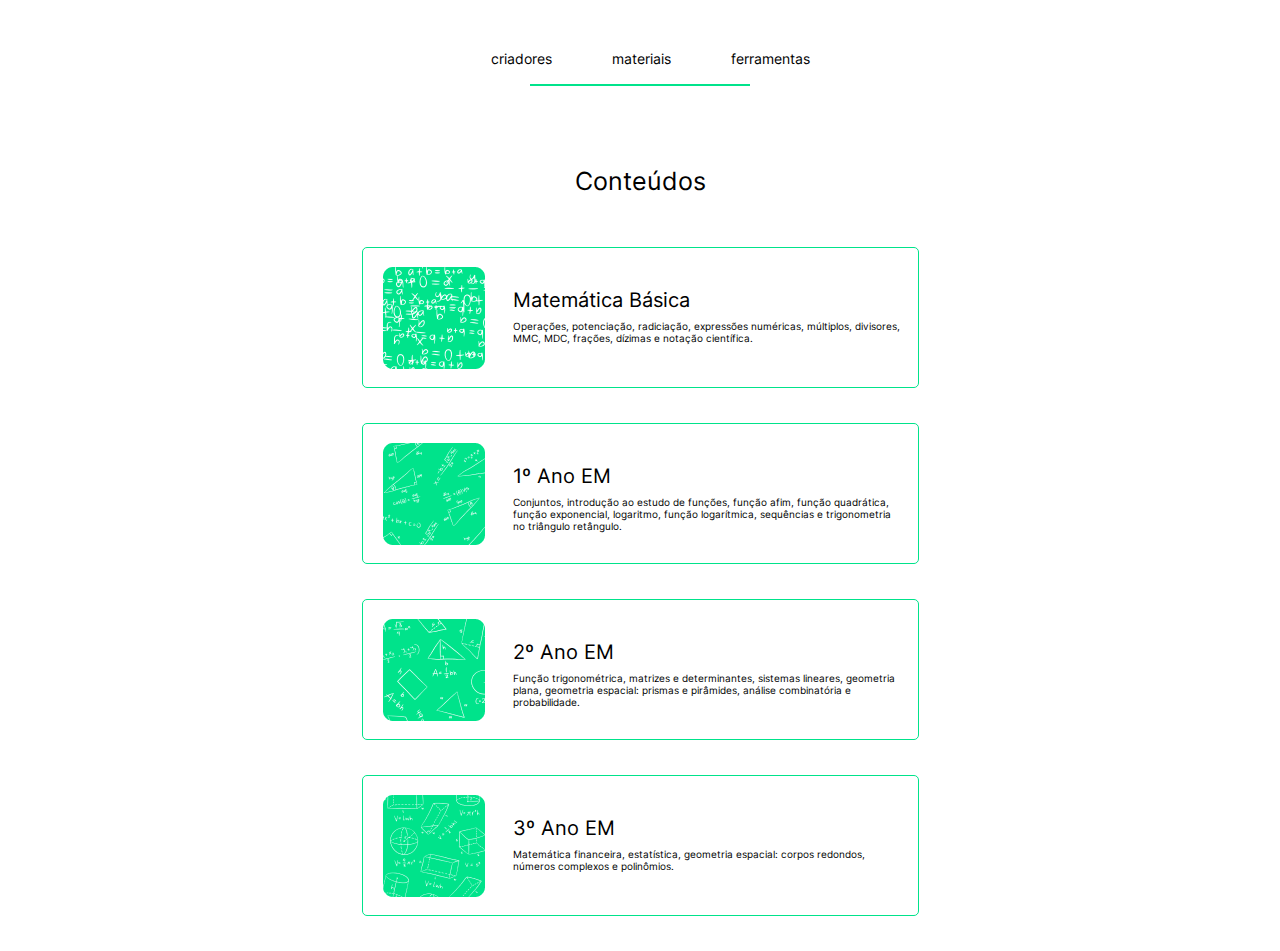
<file: index.html>
<!DOCTYPE html>
<html>

    <head>
        <link rel="stylesheet" href="style.css">
        <meta name="viewport" content="width=device-width, initial-scale=1.0">
        <title>
            Complica
        </title>
    </head>

    <body>
        <ul class="lista">

            <li class="item">
                <a class="text"
                    href="criadores.html">criadores</a>
            </li>

            <li class="item">
                <a class="text"
                    href="materiais.html">materiais</a>
            </li>

            <li class="item">
                <a class="text"
                    href="ferramentas.html">ferramentas</a>
            </li>

        </ul>

        <div class="line"> </div>

        <div class="div_principal">
            <p class="conteudo"> Conteúdos </p>

            <!-- Matemática Básica-->
            <div class="divlink" onclick="window.location='matBasica.html';">
                <img src="images/1.png" class="imagem">
                <div class="info">
                    <p class="info_title">
                        Matemática Básica
                    </p>
                    <p class="info_subtitle">
                        Operações, potenciação, radiciação, expressões
                        numéricas, múltiplos, divisores,
                        MMC, MDC, frações, dízimas e notação científica.
                    </p>
                </div>
            </div>

            <!-- 1º Ano EM-->
            <div class="divlink" onclick="window.location='1EM.html';">
                <img src="images/2.png" class="imagem">
                <div class="info">
                    <p class="info_title">
                        1º Ano EM
                    </p>
                    <p class="info_subtitle">
                        Conjuntos, introdução ao estudo de funções, função afim,
                        função quadrática,<br>função exponencial, logaritmo, função
                        logarítmica, sequências e trigonometria<br>no triângulo
                        retângulo.
                    </p>
                </div>
            </div>

            <!-- 2º Ano EM-->
            <div class="divlink" onclick="window.location='2EM.html';">
                <img src="images/3.png" class="imagem">
                <div class="info">
                    <p class="info_title">
                        2º Ano EM
                    </p>
                    <p class="info_subtitle">
                        Função trigonométrica, matrizes e determinantes,
                        sistemas lineares, geometria<br>plana, geometria espacial: prismas e pirâmides, análise
                        combinatória e<br>probabilidade.
                    </p>
                </div>
            </div>

            <!-- 3º Ano EM-->
            <div class="divlink" onclick="window.location='3EM.html';">
                <img src="images/4.png" class="imagem">
                <div class="info">
                    <p class="info_title">
                        3º Ano EM
                    </p>
                    <p class="info_subtitle">
                        Matemática financeira, estatística, geometria espacial:
                        corpos redondos,<br>números complexos e polinômios.
                    </p>
                </div>
            </div>
        </div>
    </body>
</html>
</file>
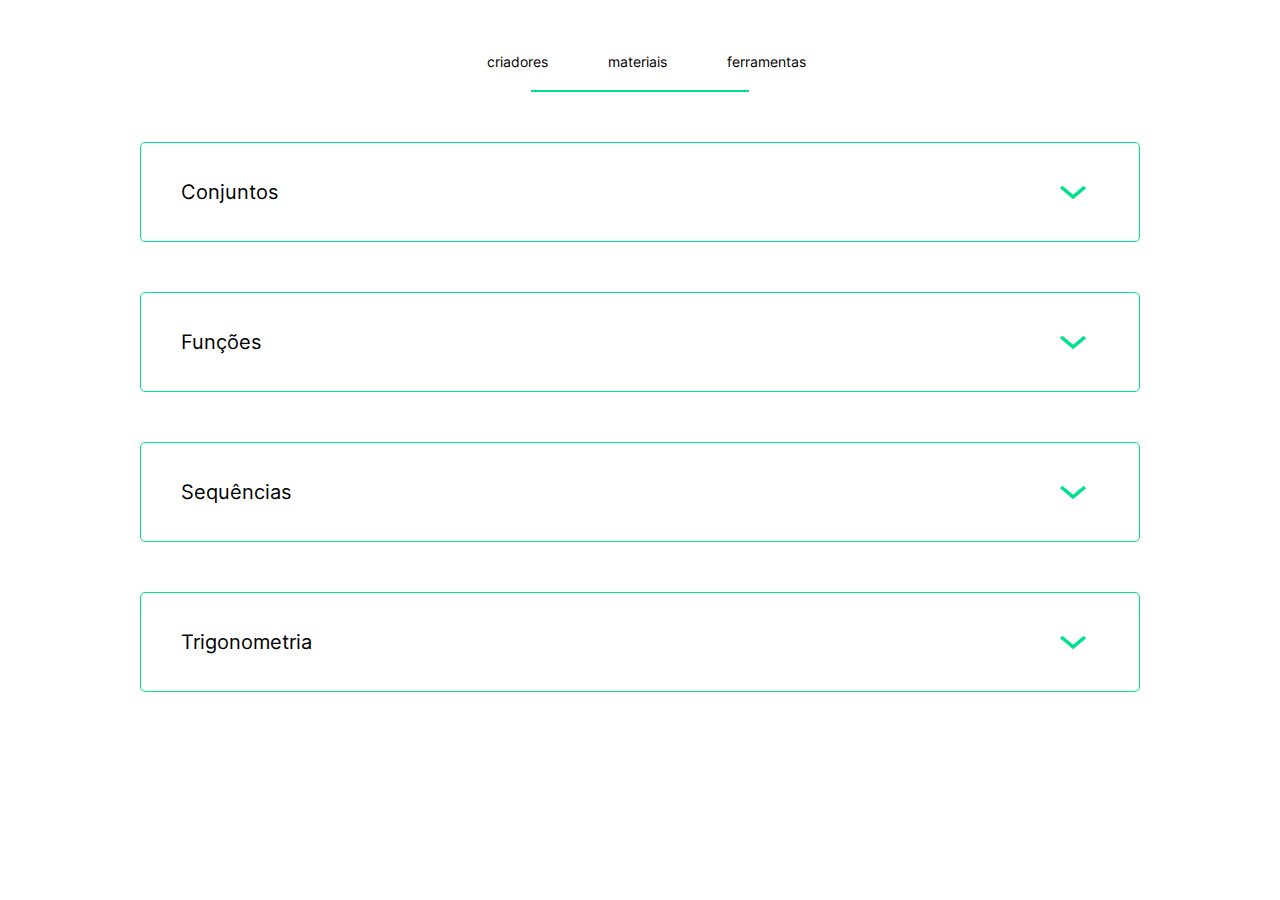
<file: 1EM.html>
<!DOCTYPE html>
<html>

<head>
    <link rel="stylesheet" href="style.css">
    <meta name="viewport" content="width=device-width, initial-scale=1.0">
    <meta charset="utf-8">
    <meta name="viewport" content="width=device-width, initial-scale=1">
    <link href="https://cdn.jsdelivr.net/npm/bootstrap@5.2.1/dist/css/bootstrap.min.css" rel="stylesheet">
    <script src="https://cdn.jsdelivr.net/npm/bootstrap@5.2.1/dist/js/bootstrap.bundle.min.js"></script>
    <title>
        Complica
    </title>
</head>

<body>
    <ul class="lista">

        <li class="item">
            <a class="text" href="criadores.html">criadores</a>
        </li>

        <li class="item">
            <a class="text" href="materiais.html">materiais</a>
        </li>

        <li class="item">
            <a class="text" href="ferramentas.html">ferramentas</a>
        </li>

    </ul>

    <div class="line"> </div>

    <div class="div_topico">
        <p class="topico_nome"> Conjuntos </p>
        <div data-bs-toggle="collapse" data-bs-target="#demo11" class="div_setinha">
            <img src="images/seta.png" class="setinha" />
        </div>
    </div>
    <div id="demo11" class="collapse div_info">
        <p class="info_text">
            → Conceitos<br><br>
            &nbsp;&nbsp;&nbsp;&nbsp;&nbsp;&nbsp;&nbsp;&nbsp;° Conjunto é uma coleção de objetos que são organizados a
            partir de determinada condição.<br><br>
            &nbsp;&nbsp;&nbsp;&nbsp;&nbsp;&nbsp;&nbsp;&nbsp;° É representado por uma letra maiúscula.<br><br>
            &nbsp;&nbsp;&nbsp;&nbsp;&nbsp;&nbsp;&nbsp;&nbsp;° Elemento é o nome dado a um componente de um
            conjunto.<br><br>
            &nbsp;&nbsp;&nbsp;&nbsp;&nbsp;&nbsp;&nbsp;&nbsp;° Subconjunto é um conjunto que está dentro de
            outro.<br><br>
            &nbsp;&nbsp;&nbsp;&nbsp;&nbsp;&nbsp;&nbsp;&nbsp;° Símbolos: <br><br>

            <img src="images/image3 (2).png" class="image_text" /><br><br>

            → Conjuntos numéricos<br>
            <img src="images/image5 (2).png" class="image_text" /><br><br>

        </p>
    </div>

    <div class="div_topico">
        <p class="topico_nome"> Funções </p>
        <div data-bs-toggle="collapse" data-bs-target="#demo11" class="div_setinha">
            <img src="images/seta.png" class="setinha" />
        </div>
    </div>
    <div id="demo11" class="collapse div_info">
        <p class="info_text">
                    
        </p>
    
    </div>

    <div class="div_topico">
        <p class="topico_nome"> Sequências </p>
        <div data-bs-toggle="collapse" data-bs-target="#demo11" class="div_setinha">
            <img src="images/seta.png" class="setinha" />
        </div>
    </div>
    <div id="demo11" class="collapse div_info">
        <p class="info_text">
            
        </p>
    </div>

    <div class="div_topico">
        <p class="topico_nome"> Trigonometria </p>
        <div data-bs-toggle="collapse" data-bs-target="#demo11" class="div_setinha">
            <img src="images/seta.png" class="setinha" />
        </div>
    </div>
    <div id="demo11" class="collapse div_info">
        <p class="info_text">

        </p>
    </div>
</body>

</html>
</file>
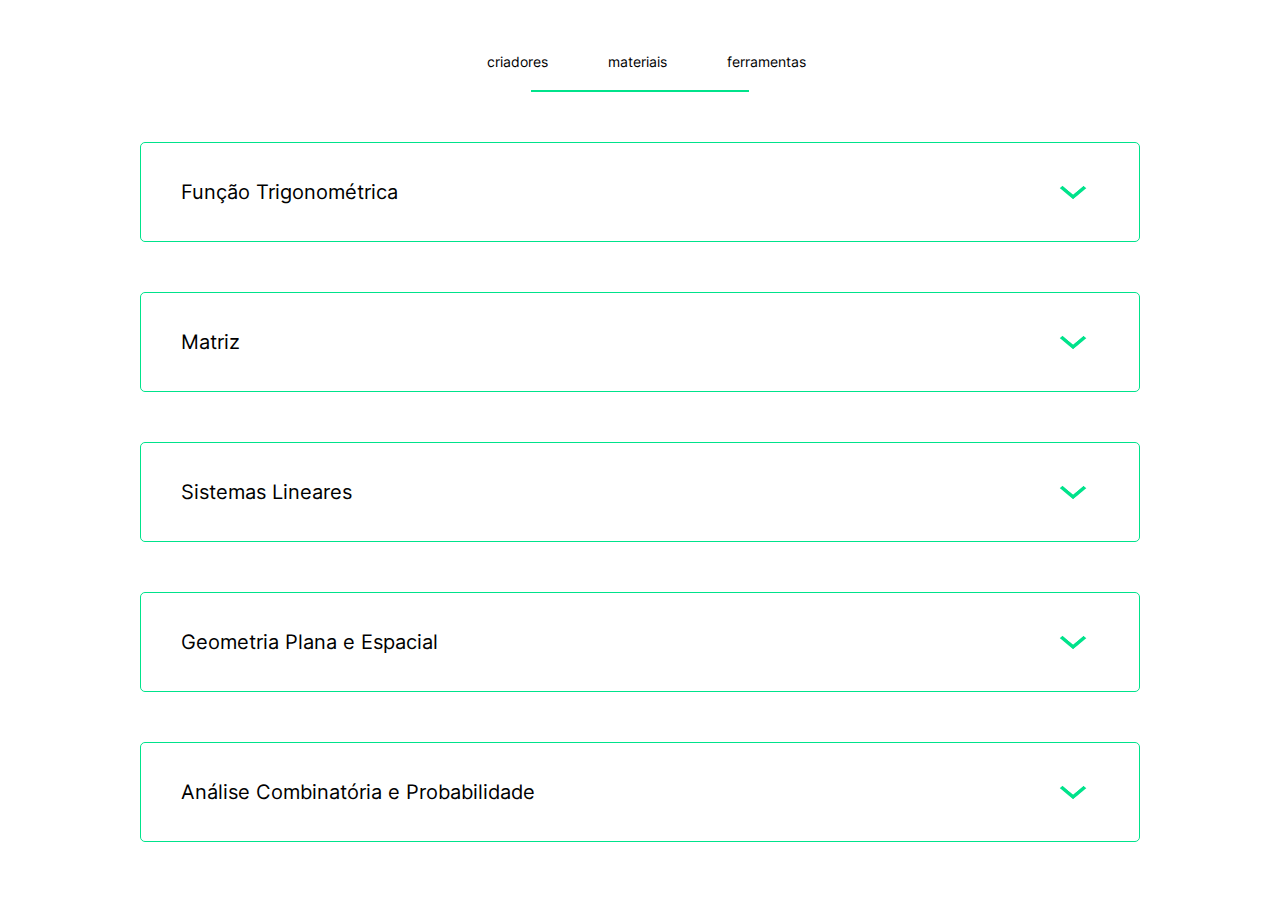
<file: 2EM.html>
<!DOCTYPE html>
<html>

    <head>
        <link rel="stylesheet" href="style.css">
        <meta name="viewport" content="width=device-width, initial-scale=1.0">
        <meta charset="utf-8">
        <meta name="viewport" content="width=device-width, initial-scale=1">
        <link
            href="https://cdn.jsdelivr.net/npm/bootstrap@5.2.1/dist/css/bootstrap.min.css"
            rel="stylesheet">
        <script
            src="https://cdn.jsdelivr.net/npm/bootstrap@5.2.1/dist/js/bootstrap.bundle.min.js"></script>
        <title>
            Complica
        </title>
    </head>

    <body>
        <ul class="lista">

            <li class="item">
                <a class="text"
                    href="criadores.html">criadores</a>
            </li>

            <li class="item">
                <a class="text"
                    href="materiais.html">materiais</a>
            </li>

            <li class="item">
                <a class="text"
                    href="ferramentas.html">ferramentas</a>
            </li>

        </ul>

        <div class="line"> </div>

        <div class="div_topico">
            <p class="topico_nome"> Função Trigonométrica </p>
            <div data-bs-toggle="collapse" data-bs-target="#demo11" class="div_setinha">
                <img src="images/seta.png" class="setinha" />
            </div>
        </div>
        <div id="demo11" class="collapse div_info">
            <p class="info_text">
    
            </p>
        </div>
    
        <div class="div_topico">
            <p class="topico_nome"> Matriz </p>
            <div data-bs-toggle="collapse" data-bs-target="#demo11" class="div_setinha">
                <img src="images/seta.png" class="setinha" />
            </div>
        </div>
        <div id="demo11" class="collapse div_info">
            <p class="info_text">
    
            </p>
        </div>
    
        <div class="div_topico">
            <p class="topico_nome"> Sistemas Lineares </p>
            <div data-bs-toggle="collapse" data-bs-target="#demo11" class="div_setinha">
                <img src="images/seta.png" class="setinha" />
            </div>
        </div>
        <div id="demo11" class="collapse div_info">
            <p class="info_text">
    
            </p>
        </div>
    
        <div class="div_topico">
            <p class="topico_nome"> Geometria Plana e Espacial </p>
            <div data-bs-toggle="collapse" data-bs-target="#demo11" class="div_setinha">
                <img src="images/seta.png" class="setinha" />
            </div>
        </div>
        <div id="demo11" class="collapse div_info">
            <p class="info_text">
    
            </p>
        </div>

        <div class="div_topico">
            <p class="topico_nome"> Análise Combinatória e Probabilidade </p>
            <div data-bs-toggle="collapse" data-bs-target="#demo11" class="div_setinha">
                <img src="images/seta.png" class="setinha" />
            </div>
        </div>
        <div id="demo11" class="collapse div_info">
            <p class="info_text">
    
            </p>
        </div>

    </body>
</html>
</file>
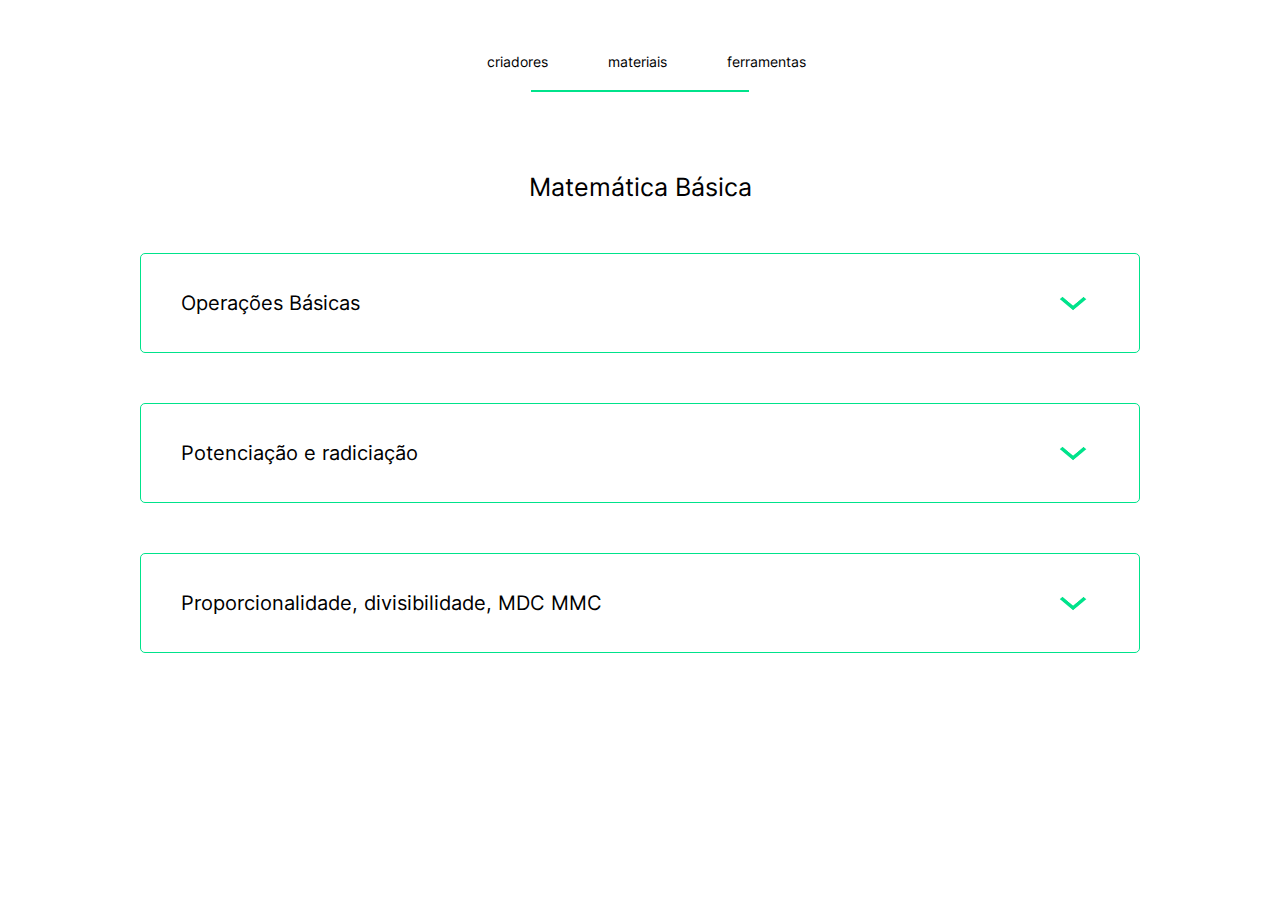
<file: matBasica.html>
<!DOCTYPE html>
<html>

    <head>
        <link rel="stylesheet" href="style.css">
        <meta name="viewport" content="width=device-width, initial-scale=1.0">
        <meta charset="utf-8">
        <meta name="viewport" content="width=device-width, initial-scale=1">
        <link
            href="https://cdn.jsdelivr.net/npm/bootstrap@5.2.1/dist/css/bootstrap.min.css"
            rel="stylesheet">
        <script
            src="https://cdn.jsdelivr.net/npm/bootstrap@5.2.1/dist/js/bootstrap.bundle.min.js"></script>
        <title>
            Complica
        </title>
    </head>

    <body>
        <ul class="lista">

            <li class="item">
                <a class="text"
                    href="criadores.html">criadores</a>
            </li>

            <li class="item">
                <a class="text"
                    href="materiais.html">materiais</a>
            </li>

            <li class="item">
                <a class="text"
                    href="ferramentas.html">ferramentas</a>
            </li>

        </ul>

        <div class="line"> </div>

        <p class="conteudo"> Matemática Básica </p>

        <div class="div_topico">
            <p class="topico_nome"> Operações Básicas </p>
            <div data-bs-toggle="collapse" data-bs-target="#demo1"
                class="div_setinha">
                <img src="images/seta.png" class="setinha"/>
            </div>
        </div>
        <div id="demo1" class="collapse div_info">
            <p class="info_text">
                A adição é a operação matemática que reúne objetos que possuem a
                mesma natureza, mas que estão em dois grupos distintos. Por
                exemplo: João possuía uma caixa com 12 lápis de cor. Quando
                chegou em casa, ganhou de seus pais uma nova caixa com outros
                12. Agora ele possui 24 lápis de cor. Nesse exemplo, os lápis
                foram somados.<br><br>

                A subtração é a operação matemática que retira elementos de
                mesma natureza de um grupo. Por exemplo, se João resolvesse dar
                4 de seus lápis a um amigo, ficaria apenas com 20.<br><br>
                Quando a adição é definida no conjunto dos números inteiros, que
                possui números negativos, a subtração passa a ser considerada
                uma adição de inversos aditivos. Essa, na verdade, é uma das
                propriedades da adição, que será explicada a seguir.<br><br>

                --> Propriedades:<br><br>

                1 – A ordem em que dois números são somados não altera o
                resultado da soma. Matematicamente:<br><br>

                a + b = b + a<br><br>

                Essa propriedade é chamada de comutatividade.<br><br>

                2 – Em uma soma de três números: a + b + c, somar a + b e depois
                c tem o mesmo resultado que somar b + c e depois a.
                Matematicamente:<br><br>

                (a + b) + c = a + (b + c)<br><br>

                Essa propriedade é chamada de associatividade.<br><br>

                3 – Existe um número, chamado de elemento neutro (nesse caso,
                zero), que não influencia o resultado da soma. Assim:<br><br>

                a + 0 = 0 + a = a<br><br>

                4 – Para todo número x existe um número – x em que a soma entre
                eles é igual a 0.<br><br>

                x + (– x) = 0<br><br>
            </p>
        </div>

        <div class="div_topico">
            <p class="topico_nome"> Potenciação e radiciação </p>
            <div data-bs-toggle="collapse" data-bs-target="#demo"
                class="div_setinha">
                <img src="images/seta.png" class="setinha"/>
            </div>
        </div>
        <div id="demo2" class="collapse div_info">
            <p class="info_text">
                A adição é a operação matemática que reúne objetos que possuem a
                mesma natureza, mas que estão em dois grupos distintos. Por
                exemplo: João possuía uma caixa com 12 lápis de cor. Quando
                chegou em casa, ganhou de seus pais uma nova caixa com outros
                12. Agora ele possui 24 lápis de cor. Nesse exemplo, os lápis
                foram somados.<br><br>

                A subtração é a operação matemática que retira elementos de
                mesma natureza de um grupo. Por exemplo, se João resolvesse dar
                4 de seus lápis a um amigo, ficaria apenas com 20.<br><br>
                Quando a adição é definida no conjunto dos números inteiros, que
                possui números negativos, a subtração passa a ser considerada
                uma adição de inversos aditivos. Essa, na verdade, é uma das
                propriedades da adição, que será explicada a seguir.<br><br>

                --> Propriedades:<br><br>

                1 – A ordem em que dois números são somados não altera o
                resultado da soma. Matematicamente:<br><br>

                a + b = b + a<br><br>

                Essa propriedade é chamada de comutatividade.<br><br>

                2 – Em uma soma de três números: a + b + c, somar a + b e depois
                c tem o mesmo resultado que somar b + c e depois a.
                Matematicamente:<br><br>

                (a + b) + c = a + (b + c)<br><br>

                Essa propriedade é chamada de associatividade.<br><br>

                3 – Existe um número, chamado de elemento neutro (nesse caso,
                zero), que não influencia o resultado da soma. Assim:<br><br>

                a + 0 = 0 + a = a<br><br>

                4 – Para todo número x existe um número – x em que a soma entre
                eles é igual a 0.<br><br>

                x + (– x) = 0<br><br>
            </p>
        </div>

        <div class="div_topico">
            <p class="topico_nome"> Proporcionalidade, divisibilidade, MDC MMC
            </p>
            <div data-bs-toggle="collapse" data-bs-target="#demo"
                class="div_setinha">
                <img src="images/seta.png" class="setinha"/>
            </div>
        </div>
        <div id="demo3" class="collapse div_info">
            <p class="info_text">
                A adição é a operação matemática que reúne objetos que possuem a
                mesma natureza, mas que estão em dois grupos distintos. Por
                exemplo: João possuía uma caixa com 12 lápis de cor. Quando
                chegou em casa, ganhou de seus pais uma nova caixa com outros
                12. Agora ele possui 24 lápis de cor. Nesse exemplo, os lápis
                foram somados.<br><br>

                A subtração é a operação matemática que retira elementos de
                mesma natureza de um grupo. Por exemplo, se João resolvesse dar
                4 de seus lápis a um amigo, ficaria apenas com 20.<br><br>
                Quando a adição é definida no conjunto dos números inteiros, que
                possui números negativos, a subtração passa a ser considerada
                uma adição de inversos aditivos. Essa, na verdade, é uma das
                propriedades da adição, que será explicada a seguir.<br><br>

                --> Propriedades:<br><br>

                1 – A ordem em que dois números são somados não altera o
                resultado da soma. Matematicamente:<br><br>

                a + b = b + a<br><br>

                Essa propriedade é chamada de comutatividade.<br><br>

                2 – Em uma soma de três números: a + b + c, somar a + b e depois
                c tem o mesmo resultado que somar b + c e depois a.
                Matematicamente:<br><br>

                (a + b) + c = a + (b + c)<br><br>

                Essa propriedade é chamada de associatividade.<br><br>

                3 – Existe um número, chamado de elemento neutro (nesse caso,
                zero), que não influencia o resultado da soma. Assim:<br><br>

                a + 0 = 0 + a = a<br><br>

                4 – Para todo número x existe um número – x em que a soma entre
                eles é igual a 0.<br><br>

                x + (– x) = 0<br><br>
            </p>
        </div>
    </body>
</html>
</file>
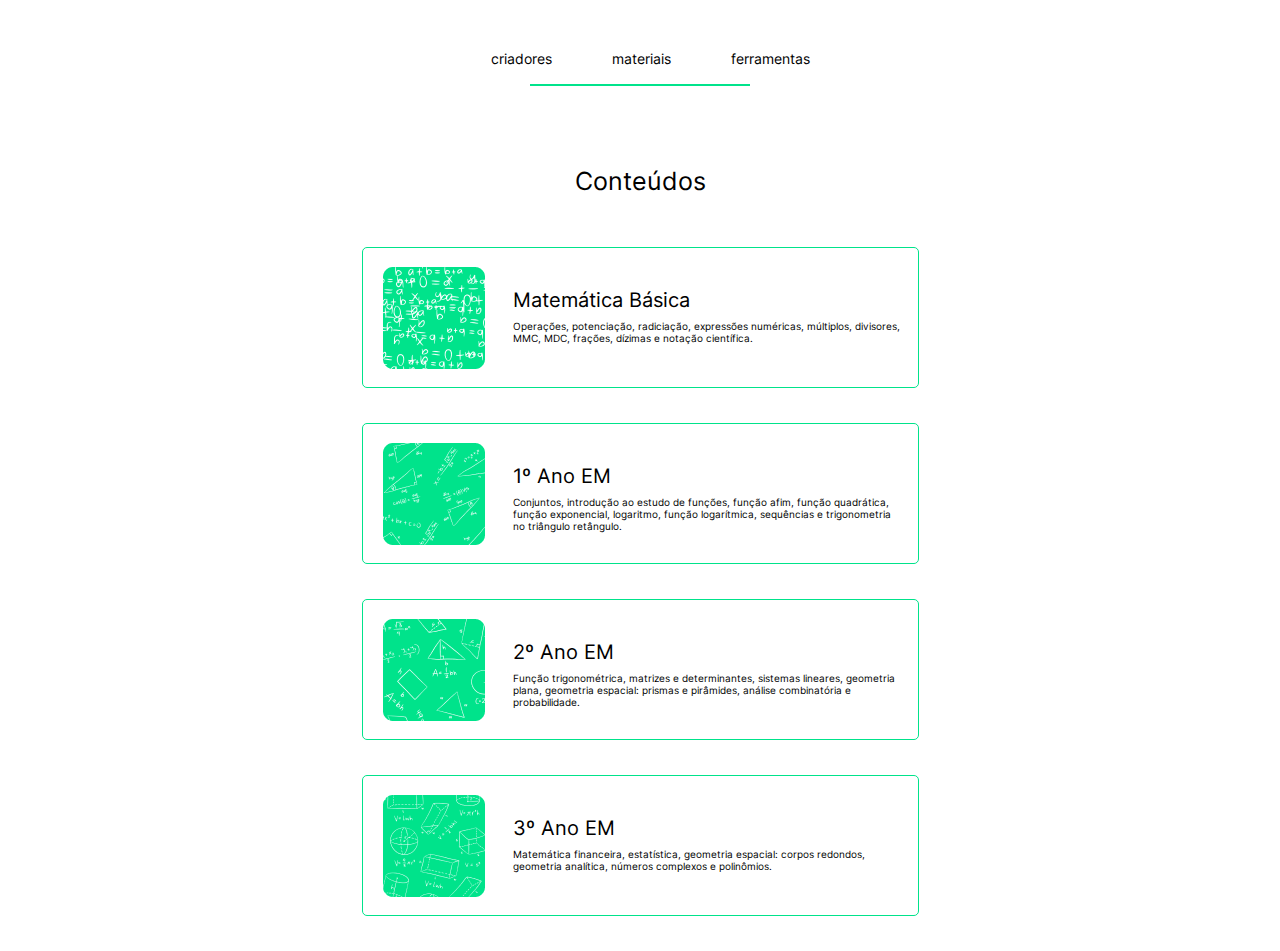
<file: paginaPrincipal.html>
<!DOCTYPE html>
<html>

    <head>
        <link rel="stylesheet" href="style.css">
        <meta name="viewport" content="width=device-width, initial-scale=1.0">
        <title>
            Complica
        </title>
    </head>

    <body>
        <ul class="lista">

            <li class="item">
                <a class="text"
                    href="criadores.html">criadores</a>
            </li>

            <li class="item">
                <a class="text"
                    href="materiais.html">materiais</a>
            </li>

            <li class="item">
                <a class="text"
                    href="ferramentas.html">ferramentas</a>
            </li>

        </ul>

        <div class="line"> </div>

        <div class="div_principal">
            <p class="conteudo"> Conteúdos </p>

            <!-- Matemática Básica-->
            <div class="divlink" onclick="window.location='matBasica.html';">
                <img src="images/1.png" class="imagem">
                <div class="info">
                    <p class="info_title">
                        Matemática Básica
                    </p>
                    <p class="info_subtitle">
                        Operações, potenciação, radiciação, expressões
                        numéricas, múltiplos, divisores,
                        MMC, MDC, frações, dízimas e notação científica.
                    </p>
                </div>
            </div>

            <!-- 1º Ano EM-->
            <div class="divlink" onclick="window.location='1EM.html';">
                <img src="images/2.png" class="imagem">
                <div class="info">
                    <p class="info_title">
                        1º Ano EM
                    </p>
                    <p class="info_subtitle">
                        Conjuntos, introdução ao estudo de funções, função afim,
                        função quadrática,<br>função exponencial, logaritmo, função
                        logarítmica, sequências e trigonometria<br>no triângulo
                        retângulo.
                    </p>
                </div>
            </div>

            <!-- 2º Ano EM-->
            <div class="divlink" onclick="window.location='2EM.html';">
                <img src="images/3.png" class="imagem">
                <div class="info">
                    <p class="info_title">
                        2º Ano EM
                    </p>
                    <p class="info_subtitle">
                        Função trigonométrica, matrizes e determinantes,
                        sistemas lineares, geometria<br>plana, geometria espacial: prismas e pirâmides, análise
                        combinatória e<br>probabilidade.
                    </p>
                </div>
            </div>

            <!-- 3º Ano EM-->
            <div class="divlink" onclick="window.location='3EM.html';">
                <img src="images/4.png" class="imagem">
                <div class="info">
                    <p class="info_title">
                        3º Ano EM
                    </p>
                    <p class="info_subtitle">
                        Matemática financeira, estatística, geometria espacial:
                        corpos redondos,<br>geometria analítica, números complexos e polinômios.
                    </p>
                </div>
            </div>
        </div>
    </body>
</html>
</file>
<file: style.css>
@font-face {
    font-family: Inter;
    src: url(./fonts/Inter/Inter-VariableFont_slnt\,wght.ttf);
}

a:link {
    text-decoration: none;
    color: rgb(0, 0, 0);
}

a:active {
    text-decoration: none;
    color: rgb(77, 253, 33);
}

.lista {
    list-style-type: none;
    display: flex;
    justify-content: center;
    margin-top: 50px;
    margin-right: 20px;
}

.line {
    border: 1px solid #00E38B;
    width: 218.04px;
    margin-inline: auto;
}

.item {
    margin-inline: 30px;
    transition: all 0.3s;
    cursor: pointer;
}

.item:hover{
    -webkit-transform: scale(1.5);
    transform: scale(1.2);
}

.text {
    font-family: 'Inter';
    font-style: normal;
    font-weight: 400;
    font-size: 14px;
    line-height: 17px;
    color: #000000;
}

.text1 {
    font-family: 'Inter';
    font-style: normal;
    font-weight: 400;
    font-size: 14px;
    line-height: 17px;
    color: #00E38B;
}

.div_principal {
    justify-content: center;
    align-items: center;
}

.conteudo {
    text-align: center;
    font-family: 'Inter';
    font-style: normal;
    font-weight: 400;
    font-size: 25px;
    line-height: 30px;
    color: #000000;
    margin-bottom: 51px;
    margin-top: 80px;
}

.divlink {
    background-color: #FFFFFF;
    border: 1px solid #00E38B;
    border-radius: 5px;
    width: 555px;
    height: 139px;
    display: flex;
    margin-inline: auto;
    margin-bottom: 35px;
    transition: all 0.3s;
    cursor: pointer;
}

.divlink:hover{
    -webkit-transform: scale(1.5);
    transform: scale(1.1);
}

.imagem {
    width: 102px;
    height: 102px;
    margin-block: auto;
    margin-left: 20px;
}

.info {
    margin-left: 28px;
    margin-top: 20px;
}

.info_title {
    font-family: 'Inter';
    font-style: normal;
    font-weight: 400;
    font-size: 20px;
    line-height: 24px;
    color: #000000;
}

.info_subtitle {
    font-family: 'Inter';
    font-style: normal;
    font-weight: 400;
    font-size: 10px;
    line-height: 12px;
    color: #000000;
    margin-top: -12px;
}

.div_topico {
    background-color: #FFFFFF;
    border: 1px solid #00E38B;
    border-radius: 5px;
    width: 1000px;
    height: 100px;
    display: flex;
    margin-inline: auto;
    align-items: center;
    justify-content: space-between;
    margin-top: 50px;
    margin-bottom: 15px;
}

.topico_nome {
    font-family: 'Inter';
    font-style: normal;
    font-weight: 400;
    font-size: 20px;
    line-height: 24px;
    color: #000000;
    margin-left: 40px;
    margin-block: auto;
}

.setinha {
    width: 32px;
    height: 15px;
    margin-right: 50px;
    transition: all 0.6s;
}

.setinha:hover{
    -webkit-transform: rotate(-180deg);
    -ms-transform: rotate(-180deg);
    transform: rotate(-180deg);
}

.div_info {
    background-color: #FFFFFF;
    border: 1px solid #00E38B;
    border-radius: 5px;
    padding: 25px;
    width: 1000px;
    margin-inline: auto;
    align-items: center;
    justify-content: center;
}

.info_text {
    font-family: 'Inter';
    font-style: normal;
    font-weight: 700;
    font-size: 12px;
    line-height: 15px;
    text-align: justify;
    color: #000000;
}

.vertical {
    display: flex;
    justify-content: center;
}

.icon {
    justify-content: center;
    align-items: center;
    margin-inline: 100px;
    text-align: center;
}

.icon_image {
    width: 150px;
    height: 150px;
    border-radius: 75px;
}

.icon_name {
    font-family: 'Inter';
    font-style: normal;
    font-weight: 400;
    font-size: 14px;
    line-height: 12px;
    color: #000000;
    text-align: center;
}

.icon_square {
    background-size: 100% 100%;
    width: 224px;
    height: 309px;
    border: 1px solid #00E38B;
    border-radius: 10px;
    margin-inline: 60px;
}

#um {
    background-image: url('https://storage.googleapis.com/edocente-content-production/PNLD/PNLD_2018/Obra-76c28232-e217-4b27-8756-533f1226614b/76c28232-e217-4b27-8756-533f1226614b-thumbnail.png');
}

#dois {
    background-image: url('https://covers.zlibcdn2.com/covers299/books/a2/2b/3d/a22b3d1a32b1c90e9a1807c45252ac10.jpg');
}

#tres {
    background-image: url('https://covers.zlibcdn2.com/covers299/books/59/55/cc/5955cc268bc0192eb9a53411965a6628.jpg');
}

.sub_square {
    height: 75px;
    background-color: #00E38B;
    border-bottom-left-radius: 10px;
    border-bottom-right-radius: 10px;
    margin-top: 236px;
    padding-top: 1px;
}

.sub_square_text {
    font-family: 'Inter';
    font-style: normal;
    font-weight: 400;
    font-size: 15px;
    color: #FFFFFF;
    margin-left: 16px;
}

.sub_square_subtext {
    font-family: 'Inter';
    font-style: normal;
    font-weight: 400;
    font-size: 10px;
    color: #FFFFFF;
    margin-left: 16px;
}

.image_text{
    margin-left: 100px;
    height: 100px;
    resize: none;
}

.video {
    margin-left: 190px;
}
</file>
